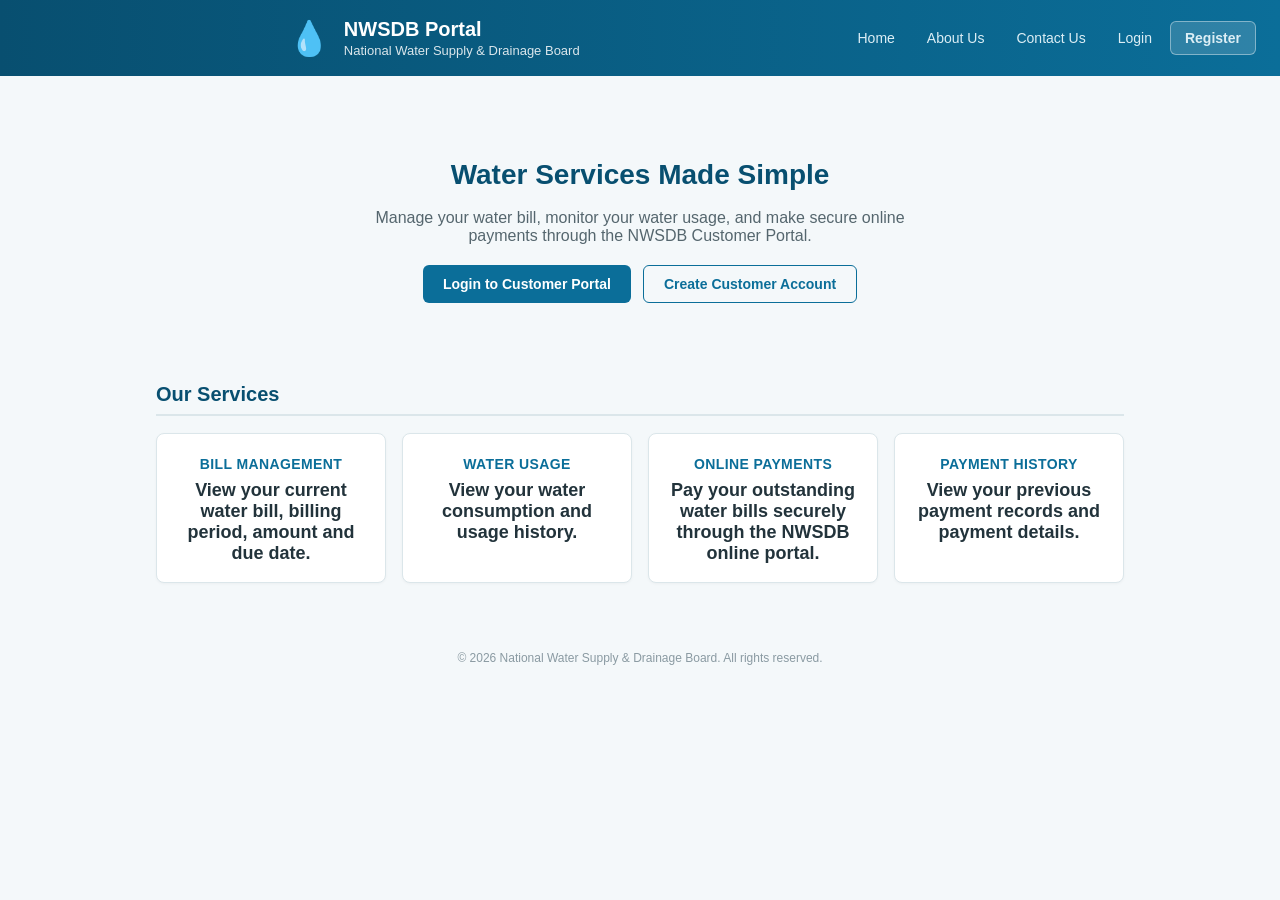
<file: NWSDB.Client/index.html>
<!DOCTYPE html>
<html lang="en">
<head>
<meta charset="UTF-8" />
<meta name="viewport" content="width=device-width, initial-scale=1.0" />
<title>NWSDB Customer Portal</title>
<link rel="stylesheet" href="style.css" />
</head>
<body>

  <header class="topbar">
    <div class="brand">
      <span class="brand-icon">&#128167;</span>
      <div>
        <h1>NWSDB Portal</h1>
        <p id="roleLabel">National Water Supply &amp; Drainage Board</p>
      </div>
    </div>
    <nav class="public-nav" id="publicNav">
      <button type="button" class="nav-link" data-nav="home">Home</button>
      <button type="button" class="nav-link" data-nav="aboutUs">About Us</button>
      <button type="button" class="nav-link" data-nav="contactUs">Contact Us</button>
      <button type="button" class="nav-link" data-nav="roleSelect">Login</button>
      <button type="button" class="nav-link nav-link-cta" id="registerNavBtn">Register</button>
    </nav>
    <button id="logoutBtn" class="btn-switch hidden">Logout</button>
  </header>

  <!-- ==================== HOME ==================== -->
  <div id="home" class="public-page">
    <div class="hero">
      <h2>Water Services Made Simple</h2>
      <p>Manage your water bill, monitor your water usage, and make secure online payments
         through the NWSDB Customer Portal.</p>
      <div class="hero-actions">
        <button type="button" class="btn-primary js-customer-login-btn">Login to Customer Portal</button>
        <button type="button" class="btn-outline" id="homeRegisterBtn">Create Customer Account</button>
      </div>
    </div>

    <!-- SERVICES -->
    <section class="home-section">
      <h2>Our Services</h2>
      <div class="cards-grid">
        <div class="info-card service-card">
          <h3>Bill Management</h3>
          <p>View your current water bill, billing period, amount and due date.</p>
        </div>
        <div class="info-card service-card">
          <h3>Water Usage</h3>
          <p>View your water consumption and usage history.</p>
        </div>
        <div class="info-card service-card">
          <h3>Online Payments</h3>
          <p>Pay your outstanding water bills securely through the NWSDB online portal.</p>
        </div>
        <div class="info-card service-card">
          <h3>Payment History</h3>
          <p>View your previous payment records and payment details.</p>
        </div>
      </div>
    </section>
  </div>

  <!-- ==================== ABOUT US ==================== -->
  <div id="aboutUs" class="public-page hidden">
    <div class="static-page">
      <h2>About NWSDB</h2>
      <p>The National Water Supply &amp; Drainage Board (NWSDB) is responsible for
         providing water supply and drainage services across Sri Lanka.</p>
      <p>The NWSDB Online Portal provides a convenient digital platform for customers
         to manage their water service information. Customers can view their profile,
         check current bills, monitor water usage, view payment history, and make
         simulated online bill payments.</p>
      <p>NWSDB Staff use the system to manage customer information, generate bills,
         record meter readings, and monitor payment records. Approved Partners can
         access authorized services through the NWSDB API to support customer
         bill-related operations.</p>
      <p>The portal is designed to provide a simple and organized way to manage
         customer, billing, water usage, and payment information while maintaining
         role-based access to the system.</p>
    </div>
  </div>

  <!-- ==================== CONTACT US ==================== -->
  <div id="contactUs" class="public-page hidden">
    <div class="static-page">
      <h2>Contact Us</h2>
      <p>Have a question about your account or this system? Reach out using the details
         below, or send us a message.</p>

      <div class="contact-columns">
        <div class="detail-card">
          <p><span class="label">Hotline:</span> 1939</p>
          <p><span class="label">Email:</span> info@waterboard.lk</p>
          <p><span class="label">Head Office:</span> Galle Road, Ratmalana, Sri Lanka</p>
          <p><span class="label">Hours:</span> Mon&ndash;Fri, 8:30 AM &ndash; 4:15 PM</p>
        </div>

        <form id="contactForm" class="stacked-form" novalidate>
          <div id="contactFormMessage" class="message hidden"></div>

          <label for="contactName">Name</label>
          <input type="text" id="contactName" required />
          <label for="contactEmail">Email</label>
          <input type="email" id="contactEmail" required />
          <label for="contactSubject">Subject</label>
          <input type="text" id="contactSubject" required />
          <label for="contactMessage">Message</label>
          <textarea id="contactMessage" rows="4" required></textarea>
          <button type="submit" class="btn-primary" id="contactSubmitBtn">Send Message</button>
        </form>
      </div>
    </div>
  </div>

  <!-- ROLE SELECT SCREEN -->
  <div id="roleSelect" class="role-select hidden">
    <h2>Select your role to continue</h2>
    <p class="section-hint">Choose how you'd like to use the NWSDB portal.</p>

    <div class="role-cards">
      <button class="role-card" data-role="customer">
        
        <h3>Customer</h3>
        <p>View your bill, water usage, and make payments</p>
      </button>
      <button class="role-card" data-role="staff">
        
        <h3>NWSDB Staff</h3>
        <p>Register connections, partners, bills and meter readings</p>
      </button>
    </div>
  </div>

  <!-- ==================== AUTH SCREENS ==================== -->

  <!-- CUSTOMER: Login / Register (Authenticate User) -->
  <div id="customerAuth" class="role-select hidden">
    <h2 id="customerAuthTitle">Customer Login</h2>
    <p class="section-hint" id="customerAuthHint">Log in with your email and password.</p>
    <div id="customerAuthMessage" class="message hidden"></div>

    <form id="customerLoginForm" class="stacked-form auth-form">
      <label for="loginCustomerEmail">Email Address</label>
      <input type="email" id="loginCustomerEmail" placeholder="e.g. customer@email.com" required />

      <label for="loginCustomerPassword">Password</label>
      <div class="password-field">
        <input type="password" id="loginCustomerPassword" required />
        <button type="button" class="password-toggle" id="loginCustomerPasswordToggle" aria-label="Show password"><svg viewBox="0 0 24 24" width="18" height="18" fill="none" stroke="currentColor" stroke-width="2" stroke-linecap="round" stroke-linejoin="round" aria-hidden="true"><path d="M1 12s4-7 11-7 11 7 11 7-4 7-11 7S1 12 1 12z"/><circle cx="12" cy="12" r="3"/><line class="eye-slash" x1="3" y1="21" x2="21" y2="3"/></svg></button>
      </div>

      <button type="submit" class="btn-primary">Login</button>
    </form>

    <p class="section-hint auth-toggle" id="toggleToRegister">
      New customer?
      <button type="button" id="showRegisterBtn" class="link-btn">Register Account</button>
    </p>

    <form id="customerRegisterForm" class="stacked-form auth-form hidden" novalidate>
      <label for="regCustomerName">Name</label>
      <input type="text" id="regCustomerName" />
      <div class="field-error" id="regNameError" role="alert"></div>

      <label for="regCustomerAddress">Address</label>
      <input type="text" id="regCustomerAddress" />
      <div class="field-error" id="regAddressError" role="alert"></div>

      <label for="regCustomerPhone">Phone</label>
      <input type="text" id="regCustomerPhone" placeholder="07XXXXXXXX" />
      <div class="field-error" id="regPhoneError" role="alert"></div>

      <label for="regCustomerEmail">Email Address</label>
      <input type="email" id="regCustomerEmail" placeholder="e.g. customer@email.com" />
      <div class="field-error" id="regEmailError" role="alert"></div>

      <label for="regCustomerPassword">Choose a Password</label>
      <div class="password-field">
        <input type="password" id="regCustomerPassword" />
        <button type="button" class="password-toggle" id="regCustomerPasswordToggle" aria-label="Show password"><svg viewBox="0 0 24 24" width="18" height="18" fill="none" stroke="currentColor" stroke-width="2" stroke-linecap="round" stroke-linejoin="round" aria-hidden="true"><path d="M1 12s4-7 11-7 11 7 11 7-4 7-11 7S1 12 1 12z"/><circle cx="12" cy="12" r="3"/><line class="eye-slash" x1="3" y1="21" x2="21" y2="3"/></svg></button>
      </div>
      <div class="field-error" id="regPasswordError" role="alert"></div>

      <label for="regCustomerConfirmPassword">Confirm Password</label>
      <div class="password-field">
        <input type="password" id="regCustomerConfirmPassword" />
        <button type="button" class="password-toggle" id="regCustomerConfirmPasswordToggle" aria-label="Show password"><svg viewBox="0 0 24 24" width="18" height="18" fill="none" stroke="currentColor" stroke-width="2" stroke-linecap="round" stroke-linejoin="round" aria-hidden="true"><path d="M1 12s4-7 11-7 11 7 11 7-4 7-11 7S1 12 1 12z"/><circle cx="12" cy="12" r="3"/><line class="eye-slash" x1="3" y1="21" x2="21" y2="3"/></svg></button>
      </div>
      <div class="field-error" id="regConfirmPasswordError" role="alert"></div>

      <label class="terms-row" for="regCustomerTerms">
        <input type="checkbox" id="regCustomerTerms" />
        I agree to the Terms and Conditions
      </label>
      <div class="field-error" id="regTermsError" role="alert"></div>

      <button type="submit" class="btn-primary">Register</button>
    </form>

    <p class="section-hint auth-toggle hidden" id="toggleToLogin">
      Already have an account?
      <button type="button" id="showLoginBtn" class="link-btn">Login</button>
    </p>
  </div>

  <!-- STAFF: Login (Authenticate Staff) -->
  <div id="staffAuth" class="role-select hidden">
    <h2>Staff Login</h2>
    <p class="section-hint">Log in with your NWSDB staff email and password.</p>
    <div id="staffAuthMessage" class="message hidden"></div>

    <form id="staffLoginForm" class="stacked-form auth-form">
      <label for="loginStaffEmail">Email</label>
      <input type="email" id="loginStaffEmail" placeholder="e.g. staff@nwsdb.lk" required />

      <label for="loginStaffPassword">Password</label>
      <div class="password-field">
        <input type="password" id="loginStaffPassword" required />
        <button type="button" class="password-toggle" id="loginStaffPasswordToggle" aria-label="Show password"><svg viewBox="0 0 24 24" width="18" height="18" fill="none" stroke="currentColor" stroke-width="2" stroke-linecap="round" stroke-linejoin="round" aria-hidden="true"><path d="M1 12s4-7 11-7 11 7 11 7-4 7-11 7S1 12 1 12z"/><circle cx="12" cy="12" r="3"/><line class="eye-slash" x1="3" y1="21" x2="21" y2="3"/></svg></button>
      </div>

      <button type="submit" class="btn-primary">Login</button>
    </form>

  </div>

  <!-- ==================== CUSTOMER PORTAL ==================== -->
  <div id="customerPortal" class="portal hidden">
    <nav class="tabs">
      <button class="tab-btn active" data-portal="customerPortal" data-tab="dashboard">Dashboard</button>
      <button class="tab-btn" data-portal="customerPortal" data-tab="customer">Profile</button>
      <button class="tab-btn" data-portal="customerPortal" data-tab="bill">My Bills</button>
      <button class="tab-btn" data-portal="customerPortal" data-tab="usage">Water Usage</button>
      <button class="tab-btn" data-portal="customerPortal" data-tab="paymentHistory">Payment History</button>
      <button class="tab-btn" data-portal="customerPortal" data-tab="payment">Bill Payment</button>
      <button class="tab-btn" data-portal="customerPortal" data-tab="support">Support</button>
    </nav>

    <main class="container">

      <div id="messageBox" class="message hidden"></div>

      <!-- DASHBOARD -->
      <section id="dashboard" class="tab-panel active">
        <h2>Dashboard</h2>

        <div class="cards-grid">
          <div class="info-card">
            <h3>Customer</h3>
            <p id="dashCustomerName">-</p>
            <p class="section-hint" id="dashCustomerId"></p>
          </div>
          <div class="info-card">
            <h3>Current Bill</h3>
            <p id="dashBillAmount">-</p>
            <p id="dashBillStatus"></p>
            <p class="section-hint" id="dashBillDueDate"></p>
            <button type="button" class="btn-outline btn-sm hidden" id="dashViewBillBtn" data-goto-tab="bill">View Bill</button>
          </div>
          <div class="info-card">
            <h3>Latest Usage</h3>
            <p id="dashUsage">-</p>
            <p class="section-hint" id="dashUsagePeriod"></p>
            <button type="button" class="btn-outline btn-sm hidden" id="dashViewUsageBtn" data-goto-tab="usage">View Usage</button>
          </div>
        </div>

        <div class="quick-actions">
          <h3>Quick Actions</h3>
          <div class="quick-actions-buttons">
            <button type="button" class="btn-outline" data-goto-tab="customer">View Profile</button>
            <button type="button" class="btn-outline" data-goto-tab="payment">Pay Bill</button>
          </div>
        </div>
      </section>

      <!-- PROFILE DETAILS -->
      <section id="customer" class="tab-panel">
        <h2>Profile Details</h2>
        <div id="profileMessage" class="message hidden"></div>
        <div class="detail-card" id="customerDetailCard">
          <p class="section-hint">Loading...</p>
        </div>
      </section>

      <!-- MY BILLS (all outstanding bills, oldest first) -->
      <section id="bill" class="tab-panel">
        <h2>My Bills</h2>
        <div id="billDetailCard">
          <p class="section-hint">Loading...</p>
        </div>
      </section>

      <!-- WATER USAGE -->
      <section id="usage" class="tab-panel">
        <h2>Water Usage History</h2>
        <table class="data-table" id="usageTable">
          <thead>
            <tr>
              <th>Bill ID</th>
              <th>Billing Period</th>
              <th>Units Consumed (m&sup3;)</th>
              <th>Reading Date</th>
              <th>Bill Status</th>
              <th>Action</th>
            </tr>
          </thead>
          <tbody id="usageTableBody">
            <tr><td colspan="6" class="section-hint">Loading...</td></tr>
          </tbody>
        </table>
      </section>

      <!-- PAYMENT HISTORY -->
      <section id="paymentHistory" class="tab-panel">
        <h2>Payment History</h2>
        <table class="data-table" id="paymentHistoryTable">
          <thead>
            <tr>
              <th>Payment ID</th>
              <th>Bill ID</th>
              <th>Amount</th>
              <th>Date</th>
              <th>Method</th>
              <th>Paid By Partner</th>
            </tr>
          </thead>
          <tbody id="paymentHistoryTableBody">
            <tr><td colspan="6" class="section-hint">Loading...</td></tr>
          </tbody>
        </table>
      </section>

      <!-- BILL PAYMENT (SIMULATED payment - demo only, no real payment gateway) -->
      <section id="payment" class="tab-panel">
        <h2>Bill Payment</h2>
        <div class="detail-card">

          <!-- Bill details + simulated card form -->
          <div id="paymentFormView">
            <div id="paymentMessage" class="message error hidden"></div>

            <p><span class="label">Select Bill:</span> <select id="payBillSelect" class="pay-bill-select"></select></p>
            <p class="section-hint pay-order-note hidden" id="payOrderNote"></p>

            <p><span class="label">Bill ID:</span> <span id="payBillId">-</span></p>
            <p><span class="label">Billing Period:</span> <span id="payBillPeriod">-</span></p>
            <p><span class="label">Amount Due:</span> <span id="payBillAmount">-</span></p>
            <p><span class="label">Due Date:</span> <span id="payBillDueDate">-</span></p>
            <p><span class="label">Status:</span> <span id="payBillStatus" class="badge">-</span></p>

            <form id="paymentForm" class="stacked-form" autocomplete="off" novalidate>
              <label>Payment Method</label>
              <div class="radio-group">
                <label class="radio-option">
                  <input type="radio" name="paymentMethod" value="Credit Card" /> Credit Card
                </label>
                <label class="radio-option">
                  <input type="radio" name="paymentMethod" value="Debit Card" /> Debit Card
                </label>
              </div>

              <label for="cardNumber">Card Number</label>
              <input type="text" id="cardNumber" placeholder="Enter card number" inputmode="numeric" maxlength="23" autocomplete="off" />

              <div class="card-row">
                <div class="card-field">
                  <label for="cardExpiry">Expiry Date</label>
                  <input type="text" id="cardExpiry" placeholder="MM / YY" inputmode="numeric" maxlength="7" autocomplete="off" />
                </div>
                <div class="card-field">
                  <label for="cardCvv">CVV</label>
                  <input type="password" id="cardCvv" placeholder="***" inputmode="numeric" maxlength="4" autocomplete="off" />
                </div>
              </div>

              <button type="submit" class="btn-primary" id="payBtn">Pay</button>
            </form>
          </div>

          <!-- Nothing to pay (no outstanding bill / bill already paid) -->
          <div id="paymentEmptyView" class="hidden">
            <p class="section-hint" id="paymentEmptyText">Loading...</p>
          </div>

          <!-- Payment Successful! -->
          <div id="paymentSuccessView" class="payment-success hidden">
            <h3>Payment Successful!</h3>
            <p><span class="label">Payment ID:</span> <span id="rcptPaymentId"></span></p>
            <p><span class="label">Bill ID:</span> <span id="rcptBillId"></span></p>
            <p><span class="label">Amount Paid:</span> <span id="rcptAmount"></span></p>
            <p><span class="label">Payment Method:</span> <span id="rcptMethod"></span></p>
            <p><span class="label">Paid By Partner:</span> <span id="rcptPaidBy"></span></p>
            <div class="bill-actions">
              <button type="button" class="btn-primary" data-goto-tab="paymentHistory">View Payment History</button>
            </div>
          </div>

        </div>
      </section>

      <!-- SUPPORT -->
      <section id="support" class="tab-panel">
        <h2>Customer Support</h2>
        <p class="section-hint">Need help? Send us a message and our staff will assist you.</p>

        <div id="supportMessage" class="message hidden"></div>

        <form id="supportForm" class="stacked-form" novalidate>
          <label for="supportSubject">Subject</label>
          <input type="text" id="supportSubject" required />

          <label for="supportMessageText">Message</label>
          <textarea id="supportMessageText" rows="4" required></textarea>

          <button type="submit" class="btn-primary">Submit Request</button>
        </form>

        <h3>My Requests</h3>
        <table class="data-table" id="supportRequestsTable">
          <thead>
            <tr>
              <th>Subject</th>
              <th>Date</th>
              <th>Status</th>
            </tr>
          </thead>
          <tbody id="supportRequestsTableBody">
            <tr><td colspan="3" class="section-hint">Loading...</td></tr>
          </tbody>
        </table>
      </section>

    </main>
  </div>

  <!-- ==================== STAFF PORTAL ==================== -->
  <div id="staffPortal" class="portal hidden">
    <nav class="tabs">
      <button class="tab-btn active" data-portal="staffPortal" data-tab="staffPartner">Register Partner</button>
      <button class="tab-btn" data-portal="staffPortal" data-tab="staffBill">Generate Bill</button>
      <button class="tab-btn" data-portal="staffPortal" data-tab="staffManageBills">Manage Bill Information</button>
      <button class="tab-btn" data-portal="staffPortal" data-tab="staffUsage">Record Meter Reading</button>
      <button class="tab-btn" data-portal="staffPortal" data-tab="staffPayments">View Payments</button>
      <button class="tab-btn" data-portal="staffPortal" data-tab="staffSupport">Support Requests</button>
      <button class="tab-btn" data-portal="staffPortal" data-tab="staffContact">Contact Messages</button>
    </nav>

    <main class="container">
      <div id="staffMessageBox" class="message hidden"></div>

      <section id="staffPartner" class="tab-panel active">
        <h2>Register New Partner</h2>

        <div id="staffPartnerFormView">
          <div class="partner-card">
            <h3 class="partner-card-title">Partner Information</h3>
            <p class="partner-card-sub">Enter the partner's details to register them with NWSDB.</p>

            <form id="staffPartnerForm" class="stacked-form" novalidate>
              <label for="newPartnerName">Partner Name</label>
              <input type="text" id="newPartnerName" placeholder="e.g. QuickPay Lanka" autocomplete="off" />
              <div class="field-error" id="partnerNameError" role="alert"></div>

              <label for="newPartnerEmail">Contact Email</label>
              <input type="email" id="newPartnerEmail" placeholder="e.g. partner@example.com" autocomplete="off" />
              <div class="field-error" id="partnerEmailError" role="alert"></div>

              <label for="newPartnerPhone">Phone Number</label>
              <input type="tel" id="newPartnerPhone" placeholder="e.g. 011-2345678" autocomplete="off" />
              <div class="field-error" id="partnerPhoneError" role="alert"></div>

              <label for="newPartnerType">Partner Type / Category</label>
              <select id="newPartnerType">
                <option value="">Select a type...</option>
                <option value="Payment Gateway">Payment Gateway</option>
                <option value="Mobile App">Mobile App</option>
                <option value="Bank">Bank</option>
                <option value="Other">Other</option>
              </select>
              <div class="field-error" id="partnerTypeError" role="alert"></div>

              <label for="newPartnerAddress">Business Address</label>
              <input type="text" id="newPartnerAddress" placeholder="e.g. 42 Galle Road, Colombo 03" autocomplete="off" />

              <label for="newPartnerRegNo">Business Registration No.</label>
              <input type="text" id="newPartnerRegNo" placeholder="e.g. PV 00123456" autocomplete="off" />

              <label for="newPartnerDescription">Description / Notes</label>
              <textarea id="newPartnerDescription" rows="3" placeholder="Brief description of the partner's business..."></textarea>

              <button type="submit" class="btn-primary">Register Partner</button>
            </form>
          </div>
        </div>

        <div id="staffPartnerSuccessView" class="detail-card hidden">
          <h3>Partner Registered Successfully</h3>
          <p><span class="label">Partner ID:</span> <span id="newPartnerIdResult"></span></p>
          <p><span class="label">API Key:</span> <code class="api-key-value" id="newPartnerApiKeyResult"></code></p>
          <p class="section-hint">This is the only time the API key is shown &mdash; copy it now and store it securely. NWSDB cannot display it again.</p>
          <div class="bill-actions">
            <button type="button" class="btn-outline" id="copyPartnerApiKeyBtn">Copy API Key</button>
            <button type="button" class="btn-primary" id="registerAnotherPartnerBtn">Register Another Partner</button>
          </div>
        </div>
      </section>

      <section id="staffBill" class="tab-panel">
        <h2>Generate Bill</h2>

        <div id="staffBillFormView">
          <form id="staffBillForm" class="stacked-form">
            <label for="billCustomerId">Customer ID</label>
            <input type="text" id="billCustomerId" placeholder="e.g. C001" required />

            <label for="billPeriod">Billing Period</label>
            <select id="billPeriod" required>
              <option value="" selected disabled>Load billing periods first...</option>
            </select>
            <p class="section-hint" id="billPeriodHint"></p>

            <button type="button" class="btn-outline" id="loadBillPeriodsBtn">Load Billing Periods</button>
            <button type="submit" class="btn-primary">Generate Bill</button>
          </form>
        </div>

        <div id="staffBillSuccessView" class="detail-card hidden">
          <h3>Bill Generated Successfully</h3>
          <p><span class="label">Bill ID:</span> <span id="genBillId"></span></p>
          <p><span class="label">Customer ID:</span> <span id="genBillCustomerId"></span></p>
          <p><span class="label">Billing Period:</span> <span id="genBillPeriod"></span></p>
          <p><span class="label">Water Usage:</span> <span id="genBillUsage"></span></p>
          <p><span class="label">Amount:</span> <span id="genBillAmount"></span></p>
          <p><span class="label">Issued Date:</span> <span id="genBillIssuedDate"></span></p>
          <p><span class="label">Due Date:</span> <span id="genBillDueDate"></span></p>
          <p><span class="label">Status:</span> <span id="genBillStatus"></span></p>
          <div class="bill-actions">
            <button type="button" class="btn-primary" id="generateAnotherBillBtn">Generate Another Bill</button>
          </div>
        </div>
      </section>

      <section id="staffManageBills" class="tab-panel">
        <h2>Manage Bill Information</h2>
        <p class="section-hint">View a consolidated list of all bills across every customer.</p>

        <button id="staffLoadBillsBtn" class="btn-primary">Load All Bills</button>
        <table class="data-table" id="staffBillsTable">
          <thead>
            <tr>
              <th>Bill ID</th>
              <th>Customer ID</th>
              <th>Billing Period</th>
              <th>Issued Date</th>
              <th>Due Date</th>
              <th>Amount</th>
              <th>Status</th>
            </tr>
          </thead>
          <tbody id="staffBillsTableBody">
            <tr><td colspan="7" class="section-hint">Click "Load All Bills" to view.</td></tr>
          </tbody>
        </table>
      </section>

      <section id="staffUsage" class="tab-panel">
        <h2>Record Meter Reading</h2>

        <div id="staffUsageFormView">
          <form id="staffUsageForm" class="stacked-form" novalidate>
            <label for="usageCustomerId">Customer ID</label>
            <input type="text" id="usageCustomerId" placeholder="e.g. C001" />
            <div class="field-error" id="usageCustomerIdError" role="alert"></div>

            <label for="usagePeriod">Billing Period</label>
            <input type="month" id="usagePeriod" />
            <div class="field-error" id="usagePeriodError" role="alert"></div>

            <label for="usageUnits">Units Consumed (m&sup3;)</label>
            <input type="number" id="usageUnits" step="0.1" min="0" />
            <div class="field-error" id="usageUnitsError" role="alert"></div>

            <label for="usageDate">Reading Date</label>
            <input type="date" id="usageDate" />
            <div class="field-error" id="usageDateError" role="alert"></div>

            <button type="submit" class="btn-primary">Record Reading</button>
          </form>
        </div>

        <div id="staffUsageSuccessView" class="detail-card hidden">
          <h3>Meter Reading Recorded Successfully</h3>
          <p><span class="label">Customer ID:</span> <span id="recUsageCustomerId"></span></p>
          <p><span class="label">Billing Period:</span> <span id="recUsagePeriod"></span></p>
          <p><span class="label">Units Consumed:</span> <span id="recUsageUnits"></span></p>
          <p><span class="label">Reading Date:</span> <span id="recUsageDate"></span></p>
          <div class="bill-actions">
            <button type="button" class="btn-primary" id="recordAnotherUsageBtn">Record Another Reading</button>
          </div>
        </div>
      </section>
      <section id="staffPayments" class="tab-panel">
        <h2>View Payment Details</h2>
        <p class="section-hint">Leave Customer ID blank to view payments for every customer, or enter one to view a single customer's payment history.</p>

        <div class="filter-bar">
          <input type="text" id="staffPaymentsCustomerId" placeholder="e.g. C001 (optional)" autocomplete="off" />
          <button id="staffLoadPaymentsBtn" class="btn-primary">Load Payments</button>
          <button type="button" id="staffClearPaymentsFilterBtn" class="btn-outline hidden">Show All</button>
        </div>
        <table class="data-table" id="staffPaymentsTable">
          <thead>
            <tr>
              <th>Payment ID</th>
              <th>Customer ID</th>
              <th>Bill ID</th>
              <th>Amount</th>
              <th>Payment Method</th>
              <th>Payment Date</th>
              <th>Paid By Partner</th>
              <th>Status</th>
            </tr>
          </thead>
          <tbody id="staffPaymentsTableBody">
            <tr><td colspan="8" class="section-hint">Click "Load Payments" to view.</td></tr>
          </tbody>
        </table>
      </section>

      <section id="staffSupport" class="tab-panel">
        <h2>Support Requests</h2>

        <div id="staffSupportListView">
          <button id="staffLoadSupportBtn" class="btn-primary">Load Requests</button>
          <table class="data-table" id="staffSupportTable">
            <thead>
              <tr>
                <th>Customer ID</th>
                <th>Subject</th>
                <th>Date</th>
                <th>Status</th>
                <th></th>
              </tr>
            </thead>
            <tbody id="staffSupportTableBody">
              <tr><td colspan="5" class="section-hint">Click "Load Requests" to view.</td></tr>
            </tbody>
          </table>
        </div>

        <div id="staffSupportDetailView" class="detail-card hidden">
          <p><span class="label">Customer ID:</span> <span id="staffSupportCustomerId"></span></p>
          <p><span class="label">Subject:</span> <span id="staffSupportSubject"></span></p>
          <p><span class="label">Date:</span> <span id="staffSupportDate"></span></p>
          <p><span class="label">Message:</span></p>
          <p id="staffSupportMessageText"></p>

          <form id="staffSupportUpdateForm" class="stacked-form" novalidate>
            <label for="staffSupportStatus">Status</label>
            <select id="staffSupportStatus">
              <option value="New">New</option>
              <option value="In Progress">In Progress</option>
              <option value="Resolved">Resolved</option>
            </select>

            <label for="staffSupportResponse">Staff Response</label>
            <textarea id="staffSupportResponse" rows="4" placeholder="Write a response for the customer..."></textarea>

            <button type="submit" class="btn-primary">Save</button>
          </form>

          <div class="bill-actions">
            <button type="button" class="btn-outline" id="staffSupportBackBtn">Back to List</button>
          </div>
        </div>
      </section>

      <section id="staffContact" class="tab-panel">
        <h2>Contact Messages</h2>

        <div id="staffContactListView">
          <button id="staffLoadContactBtn" class="btn-primary">Load Messages</button>
          <table class="data-table" id="staffContactTable">
            <thead>
              <tr>
                <th>Name</th>
                <th>Email</th>
                <th>Subject</th>
                <th>Date/Time</th>
                <th>Status</th>
                <th></th>
              </tr>
            </thead>
            <tbody id="staffContactTableBody">
              <tr><td colspan="6" class="section-hint">Click "Load Messages" to view.</td></tr>
            </tbody>
          </table>
        </div>

        <div id="staffContactDetailView" class="detail-card hidden">
          <p><span class="label">Name:</span> <span id="staffContactName"></span></p>
          <p><span class="label">Email:</span> <span id="staffContactEmail"></span></p>
          <p><span class="label">Subject:</span> <span id="staffContactSubject"></span></p>
          <p><span class="label">Date/Time:</span> <span id="staffContactDate"></span></p>
          <p><span class="label">Message:</span></p>
          <p id="staffContactMessageText"></p>

          <form id="staffContactUpdateForm" class="stacked-form" novalidate>
            <label for="staffContactStatus">Status</label>
            <select id="staffContactStatus">
              <option value="New">New</option>
              <option value="InProgress">In Progress</option>
              <option value="Resolved">Resolved</option>
            </select>

            <label for="staffContactResponse">Staff Response</label>
            <textarea id="staffContactResponse" rows="4" placeholder="Write a response for the customer..."></textarea>

            <button type="submit" class="btn-primary">Save</button>
          </form>

          <div class="bill-actions">
            <button type="button" class="btn-outline" id="staffContactBackBtn">Back to List</button>
          </div>
        </div>
      </section>

    </main>
  </div>

  <footer class="footer">
    <p>&copy; 2026 National Water Supply &amp; Drainage Board. All rights reserved.</p>
  </footer>

  <script src="script.js"></script>
</body>
</html>
</file>
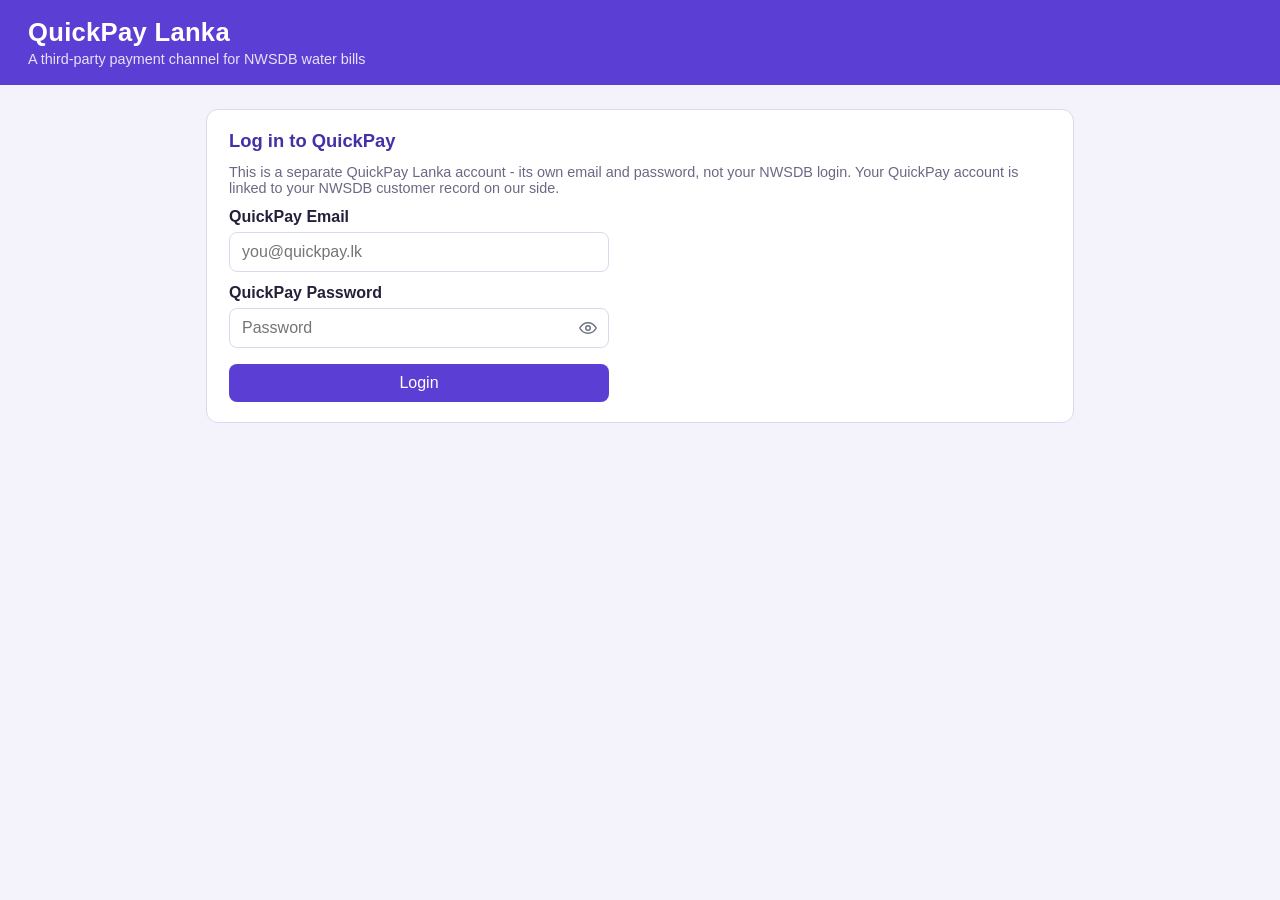
<file: QuickPay.PartnerApp/wwwroot/index.html>
<!DOCTYPE html>
<html lang="en">
<head>
  <meta charset="UTF-8" />
  <meta name="viewport" content="width=device-width, initial-scale=1.0" />
  <title>QuickPay Lanka - Bill Payments</title>
  <link rel="stylesheet" href="style.css" />
</head>
<body>
  <header class="topbar">
    <div>
      <h1>QuickPay Lanka</h1>
      <p>A third-party payment channel for NWSDB water bills</p>
    </div>
    <div class="topbar-right">
      <span id="sessionPill" class="pill pill-wait hidden"></span>
      <button type="button" class="btn btn-ghost hidden" id="logoutBtn">Log out</button>
    </div>
  </header>

  <main class="wrap">
    <div id="messageBox" class="message hidden"></div>

    <!-- LOGIN -->
    <section class="card" id="loginSection">
      <h2>Log in to QuickPay</h2>
      <p class="hint">This is a separate QuickPay Lanka account - its own email and password, not your NWSDB login. Your QuickPay account is linked to your NWSDB customer record on our side.</p>
      <form id="loginForm" autocomplete="off">
        <label for="loginEmail">QuickPay Email</label>
        <input type="email" id="loginEmail" class="field" placeholder="you@quickpay.lk" required autocomplete="username" />

        <label for="loginPassword">QuickPay Password</label>
        <div class="password-field">
          <input type="password" id="loginPassword" class="field" placeholder="Password" required autocomplete="current-password" />
          <button type="button" class="password-toggle" id="loginPasswordToggle" aria-label="Show password"><svg viewBox="0 0 24 24" width="18" height="18" fill="none" stroke="currentColor" stroke-width="2" stroke-linecap="round" stroke-linejoin="round" aria-hidden="true"><path d="M1 12s4-7 11-7 11 7 11 7-4 7-11 7S1 12 1 12z"/><circle cx="12" cy="12" r="3"/><line class="eye-slash" x1="3" y1="21" x2="21" y2="3"/></svg></button>
        </div>

        <div id="loginErrors" class="message error hidden"></div>
        <button type="submit" class="btn" id="loginBtn">Login</button>
      </form>
    </section>

    <!-- DASHBOARD (shown once logged in) -->
    <div id="dashboard" class="hidden">

      <!-- My Current Bill -->
      <section class="card">
        <h2>My Current Bill</h2>
        <div class="two-col">
          <div>
            <h3>Customer</h3>
            <p><span class="label">Name</span> <span id="cName"></span></p>
            <p><span class="label">Customer ID</span> <span id="cId"></span></p>
            <p><span class="label">Latest usage</span> <span id="cUsage"></span></p>
          </div>
          <div>
            <h3>Bill</h3>
            <div id="billBox"></div>
          </div>
        </div>
      </section>

      <!-- All unpaid bills, oldest first -->
      <section class="card">
        <h2>Bills to Pay</h2>
        <p class="hint">Bills must be paid in order, oldest first. Pay the first bill, then the next one becomes payable.</p>
        <div class="table-wrap">
          <table>
            <thead><tr><th>Order</th><th>Bill</th><th>Billing period</th><th>Amount</th><th>Due date</th><th>Status</th><th></th></tr></thead>
            <tbody id="unpaidBody"><tr><td colspan="7" class="hint">No outstanding bills.</td></tr></tbody>
          </table>
        </div>
      </section>

      <!-- Pay Bill (SIMULATED - demo only, no real payment gateway) -->
      <section class="card hidden" id="paySection">
        <h2>Pay Bill</h2>
        <p class="amount">Amount to pay: <strong id="payAmount"></strong></p>
        <form id="payForm" autocomplete="off" novalidate>
          <label>Payment method</label>
          <div class="radio-row">
            <label class="radio"><input type="radio" name="paymentMethod" value="Credit Card" /> Credit Card</label>
            <label class="radio"><input type="radio" name="paymentMethod" value="Debit Card" /> Debit Card</label>
          </div>

          <label for="cardNumber">Card number</label>
          <input type="text" id="cardNumber" class="field" placeholder="Enter card number" inputmode="numeric" maxlength="23" autocomplete="off" />

          <div class="pay-row">
            <div>
              <label for="cardExpiry">Expiry date</label>
              <input type="text" id="cardExpiry" class="field" placeholder="MM / YY" inputmode="numeric" maxlength="7" autocomplete="off" />
            </div>
            <div>
              <label for="cardCvv">CVV</label>
              <input type="password" id="cardCvv" class="field" placeholder="***" inputmode="numeric" maxlength="4" autocomplete="off" />
            </div>
          </div>

          <div id="cardErrors" class="message error hidden"></div>
          <button type="submit" class="btn btn-green" id="payBtn">Pay now</button>
        </form>
      </section>

      <!-- Payment Success -->
      <section class="card receipt hidden" id="receiptSection">
        <h2>&#10003; Payment Successful</h2>
        <p>NWSDB has confirmed this payment and marked the bill as <strong>Paid</strong>.</p>
        <p><span class="label">Payment ID</span> <span id="rNo"></span></p>
        <p><span class="label">Bill Number</span> <span id="rBill"></span></p>
        <p><span class="label">Amount Paid</span> <span id="rAmount"></span></p>
        <p><span class="label">Payment Date</span> <span id="rDate"></span></p>
        <p><span class="label">Payment Status</span> <span id="rStatus" class="badge paid"></span></p>
        <button type="button" class="btn no-print" id="printReceiptBtn">Print Receipt</button>
      </section>

      <!-- Payment History -->
      <section class="card">
        <h2>Payment History</h2>
        <div class="table-wrap">
          <table>
            <thead><tr><th>Payment ID</th><th>Bill</th><th>Amount</th><th>Method</th><th>Date</th><th>Status</th></tr></thead>
            <tbody id="paymentHistoryBody"><tr><td colspan="6" class="hint">No payments yet.</td></tr></tbody>
          </table>
        </div>
      </section>
    </div>
  </main>

  <script src="app.js"></script>
</body>
</html>
</file>
<file: NWSDB.Client/style.css>
:root {
  --primary: #0b6e99;
  --primary-dark: #084f70;
  --accent: #17a2b8;
  --bg: #f4f8fa;
  --card-bg: #ffffff;
  --border: #dbe6ea;
  --text: #22333b;
  --success: #1e7e34;
  --error: #b02a37;
}

* {
  box-sizing: border-box;
}

body {
  margin: 0;
  font-family: "Segoe UI", Arial, sans-serif;
  background: var(--bg);
  color: var(--text);
}

.topbar {
  background: linear-gradient(90deg, var(--primary-dark), var(--primary));
  color: #fff;
  padding: 18px 24px;
}

.brand {
  display: flex;
  align-items: center;
  gap: 14px;
  max-width: 1000px;
  margin: 0 auto;
}

.brand-icon {
  font-size: 34px;
}

.brand h1 {
  margin: 0;
  font-size: 20px;
}

.brand p {
  margin: 2px 0 0;
  font-size: 13px;
  opacity: 0.85;
}

.tabs {
  display: flex;
  flex-wrap: wrap;
  gap: 4px;
  background: var(--primary-dark);
  padding: 0 16px;
}

.tab-btn {
  background: transparent;
  border: none;
  color: #dceef5;
  padding: 12px 16px;
  cursor: pointer;
  font-size: 14px;
  border-bottom: 3px solid transparent;
}

.tab-btn:hover {
  background: rgba(255, 255, 255, 0.08);
}

.tab-btn.active {
  color: #fff;
  border-bottom: 3px solid var(--accent);
  font-weight: 600;
}

.container {
  max-width: 1000px;
  margin: 24px auto;
  padding: 0 16px 40px;
}

.tab-panel {
  display: none;
}

.tab-panel.active {
  display: block;
  animation: fadeIn 0.2s ease-in;
}

@keyframes fadeIn {
  from { opacity: 0; }
  to { opacity: 1; }
}

h2 {
  color: var(--primary-dark);
  border-bottom: 2px solid var(--border);
  padding-bottom: 8px;
}

.section-hint {
  color: #6b7c85;
  font-size: 14px;
}

.lookup-row {
  display: flex;
  gap: 10px;
  margin-bottom: 20px;
}

.lookup-row input {
  flex: 1;
  padding: 10px 12px;
  border: 1px solid var(--border);
  border-radius: 6px;
  font-size: 14px;
}

.btn-primary {
  background: var(--primary);
  color: #fff;
  border: none;
  padding: 10px 20px;
  border-radius: 6px;
  cursor: pointer;
  font-size: 14px;
  font-weight: 600;
  transition: background 0.15s ease-in-out;
}

.btn-primary:hover {
  background: var(--primary-dark);
}

.cards-grid {
  display: grid;
  grid-template-columns: repeat(auto-fit, minmax(220px, 1fr));
  gap: 16px;
}

.info-card, .detail-card {
  background: var(--card-bg);
  border: 1px solid var(--border);
  border-radius: 8px;
  padding: 18px;
  box-shadow: 0 1px 3px rgba(0, 0, 0, 0.04);
}

.info-card h3 {
  margin: 0 0 8px;
  font-size: 14px;
  color: var(--primary);
  text-transform: uppercase;
  letter-spacing: 0.4px;
}

.info-card p {
  margin: 0;
  font-size: 18px;
  font-weight: 600;
}

.info-card .section-hint {
  font-size: 13px;
  font-weight: 400;
  margin-top: 4px;
}

.info-card .btn-sm {
  margin-top: 10px;
}

.btn-sm {
  padding: 6px 14px;
  font-size: 13px;
}

.quick-actions {
  margin-top: 24px;
}

.quick-actions h3 {
  margin: 0 0 10px;
  font-size: 15px;
  color: var(--primary-dark);
}

.quick-actions-buttons {
  display: flex;
  flex-wrap: wrap;
  gap: 12px;
}

.detail-card p {
  margin: 6px 0;
  font-size: 15px;
}

.detail-card .label {
  color: #6b7c85;
  display: inline-block;
  min-width: 140px;
}

.api-key-value {
  display: inline-block;
  font-family: "Courier New", Courier, monospace;
  font-size: 14px;
  background: #eef3f5;
  border: 1px solid var(--border);
  border-radius: 4px;
  padding: 2px 8px;
  word-break: break-all;
}

.bill-actions {
  text-align: center;
  margin-top: 16px;
}

.filter-bar {
  display: flex;
  flex-wrap: wrap;
  align-items: center;
  gap: 8px;
  margin-bottom: 16px;
}

.filter-bar input[type="text"] {
  padding: 9px 10px;
  border: 1px solid var(--border);
  border-radius: 6px;
  font-size: 14px;
  font-family: inherit;
  max-width: 220px;
}

.data-table {
  width: 100%;
  border-collapse: collapse;
  background: var(--card-bg);
  border-radius: 8px;
  overflow: hidden;
  box-shadow: 0 1px 3px rgba(0, 0, 0, 0.04);
}

.data-table th, .data-table td {
  padding: 10px 14px;
  text-align: left;
  border-bottom: 1px solid var(--border);
  font-size: 14px;
}

.data-table th {
  background: var(--primary);
  color: #fff;
}

#paymentForm {
  display: flex;
  flex-direction: column;
  gap: 6px;
  max-width: 380px;
  margin-top: 16px;
}

#paymentForm label {
  font-size: 13px;
  color: #6b7c85;
  margin-top: 8px;
}

#paymentForm input, #paymentForm select {
  padding: 9px 10px;
  border: 1px solid var(--border);
  border-radius: 6px;
  font-size: 14px;
}

#paymentForm button {
  margin-top: 16px;
}

.message {
  padding: 12px 16px;
  border-radius: 6px;
  margin-bottom: 16px;
  font-size: 14px;
}

.message.success {
  background: #e6f4ea;
  color: var(--success);
  border: 1px solid #b9dfc4;
}

.message.error {
  background: #fbe9eb;
  color: var(--error);
  border: 1px solid #f0b7bd;
}

.hidden {
  display: none !important;
}

.badge {
  display: inline-block;
  padding: 3px 10px;
  border-radius: 12px;
  font-size: 12px;
  font-weight: 600;
}

.badge.unpaid { background: #fff3cd; color: #7a5b00; }
.badge.overdue { background: #fbe9eb; color: var(--error); }
.badge.paid { background: #e6f4ea; color: var(--success); }

.badge.new { background: #fff3cd; color: #7a5b00; }
.badge.inprogress { background: #d9ecf5; color: var(--primary-dark); }
.badge.resolved { background: #e6f4ea; color: var(--success); }

.footer {
  text-align: center;
  padding: 16px;
  font-size: 12px;
  color: #8a9aa2;
}

/* ---------- Role select screen ---------- */

.topbar {
  display: flex;
  justify-content: space-between;
  align-items: center;
}

.btn-switch {
  background: rgba(255, 255, 255, 0.15);
  color: #fff;
  border: 1px solid rgba(255, 255, 255, 0.4);
  padding: 8px 16px;
  border-radius: 6px;
  cursor: pointer;
  font-size: 13px;
}

.btn-switch:hover {
  background: rgba(255, 255, 255, 0.28);
}

.role-select {
  max-width: 900px;
  margin: 40px auto;
  padding: 0 16px;
  text-align: center;
}

.role-select h2 {
  border: none;
  color: var(--primary-dark);
}

.role-cards {
  display: grid;
  grid-template-columns: repeat(auto-fit, minmax(220px, 1fr));
  gap: 18px;
  margin-top: 24px;
}

.role-card {
  background: var(--card-bg);
  border: 1px solid var(--border);
  border-radius: 10px;
  padding: 28px 18px;
  cursor: pointer;
  text-align: center;
  transition: transform 0.12s ease, box-shadow 0.12s ease, border-color 0.12s ease;
}

.role-card:hover {
  transform: translateY(-3px);
  box-shadow: 0 6px 16px rgba(11, 110, 153, 0.15);
  border-color: var(--primary);
}

.role-icon {
  font-size: 36px;
  display: block;
  margin-bottom: 10px;
}

.role-card h3 {
  margin: 6px 0;
  color: var(--primary-dark);
}

.role-card p {
  margin: 0;
  font-size: 13px;
  color: #6b7c85;
}

/* ---------- Staff / Partner stacked forms ---------- */

.stacked-form {
  display: flex;
  flex-direction: column;
  gap: 6px;
  max-width: 360px;
  margin-top: 16px;
}

.stacked-form label {
  font-size: 13px;
  color: #6b7c85;
  margin-top: 8px;
}

.stacked-form input, .stacked-form select, .stacked-form textarea {
  padding: 9px 10px;
  border: 1px solid var(--border);
  border-radius: 6px;
  font-size: 14px;
  font-family: inherit;
  resize: vertical;
}

.stacked-form button {
  margin-top: 16px;
}

.gateway-note {
  margin-top: 6px;
  font-style: italic;
}

/* ---------- Bill Payment (simulated payment form) ---------- */

#paymentForm .radio-group {
  display: flex;
  flex-direction: column;
  gap: 6px;
}

#paymentForm .radio-option {
  display: flex;
  align-items: center;
  gap: 8px;
  margin-top: 0;
  font-size: 14px;
  color: var(--text);
  cursor: pointer;
}

#paymentForm .radio-option input {
  padding: 0;
  margin: 0;
  border: none;
}

.card-row {
  display: flex;
  gap: 16px;
}

.card-field {
  flex: 1;
  display: flex;
  flex-direction: column;
  gap: 6px;
  min-width: 0;
}

#paymentForm .gateway-note {
  text-align: center;
}

.payment-success {
  text-align: center;
}

.payment-success h3 {
  margin: 4px 0 16px;
  font-size: 20px;
  color: var(--success);
}

.payment-success .label {
  text-align: right;
  margin-right: 6px;
}

#paymentMessage {
  margin-bottom: 12px;
}

/* ---------- Auth screens (Login / Register / Authenticate) ---------- */
.auth-form {
  max-width: 380px;
  margin: 0 auto 1rem;
}

.auth-form h3 {
  margin-top: 1.5rem;
}

.auth-toggle {
  text-align: center;
}

.password-field {
  position: relative;
  display: flex;
}

.password-field input {
  flex: 1;
  padding-right: 36px;
}

.password-toggle {
  position: absolute;
  top: 50%;
  right: 6px;
  transform: translateY(-50%);
  background: none;
  border: none;
  cursor: pointer;
  font-size: 15px;
  line-height: 1;
  padding: 4px;
  color: #6b7c85;
}

/* ---------- Customer Register form only ---------- */

/* The shared ".stacked-form button" rule adds a top margin that pushed the eye icons down;
   these overrides fix the show/hide-password icon in every password field (Login + Register). */
.password-field .password-toggle {
  margin-top: 0;
  right: 4px;
  width: 32px;
  height: 32px;
  padding: 0;
  display: flex;
  align-items: center;
  justify-content: center;
  color: #6b7c85;
}

.password-field .password-toggle:hover,
.password-field .password-toggle:focus-visible {
  color: var(--primary);
}

.password-field .password-toggle svg {
  display: block;
}

/* Hide every browser's own built-in reveal (eye) button so only our custom eye icon shows.
   Edge/IE use -ms-reveal, Firefox uses -moz-reveal, Chrome/Safari show a credentials
   auto-fill button (key/eye icon) — without this, some browsers show TWO eye icons. */
.password-field input::-ms-reveal,
.password-field input::-ms-clear {
  display: none;
}

.password-field input::-moz-reveal {
  display: none;
}

.password-field input::-webkit-credentials-auto-fill-button,
.password-field input::-webkit-strong-password-auto-fill-button {
  display: none !important;
  visibility: hidden;
  pointer-events: none;
  position: absolute;
  right: 0;
}

/* Eye icon by default; a slash is drawn across it while the password is visible. */
.password-field .eye-slash {
  display: none;
}

.password-field .password-toggle[aria-label="Hide password"] .eye-slash {
  display: inline;
}

#customerRegisterForm .terms-row {
  display: flex;
  align-items: center;
  justify-content: center;
  gap: 8px;
  margin-top: 12px;
  font-size: 14px;
  color: var(--text);
  cursor: pointer;
}

#customerRegisterForm .terms-row input {
  width: 16px;
  height: 16px;
  margin: 0;
  padding: 0;
}

.field-error {
  color: var(--error);
  font-size: 13px;
}

.field-error:empty {
  display: none;
}

#customerRegisterForm input.input-invalid,
#staffPartnerForm input.input-invalid,
#staffUsageForm input.input-invalid,
#profileEditForm input.input-invalid {
  border-color: var(--error);
}

/* ---------- Profile Details: Edit Profile ---------- */

#profileEditForm input[readonly] {
  background: #eef3f5;
  color: #6b7c85;
  cursor: not-allowed;
}

.profile-actions {
  display: flex;
  gap: 12px;
  margin-top: 16px;
}

.profile-actions .btn-primary,
.profile-actions .btn-outline {
  margin-top: 0;
}

.link-btn {
  background: none;
  border: none;
  color: #0b6ea8;
  text-decoration: underline;
  cursor: pointer;
  font: inherit;
  padding: 0;
}

.auth-back {
  display: block;
  margin: 1.5rem auto 0;
  /* .btn-switch is white-on-transparent (made for the dark header); on these light
     pages it was invisible, so use the same colours as the .btn-outline buttons. */
  color: var(--primary);
  border-color: var(--primary);
}

.auth-back:hover {
  background: rgba(11, 110, 153, 0.08);
}

/* ---------- Public nav + Home/About/Contact pages ---------- */

.public-nav {
  display: flex;
  gap: 4px;
  flex-wrap: wrap;
}

.nav-link {
  background: transparent;
  border: none;
  color: #dceef5;
  padding: 8px 14px;
  border-radius: 6px;
  cursor: pointer;
  font-size: 14px;
}

.nav-link:hover {
  background: rgba(255, 255, 255, 0.12);
}

.nav-link-cta {
  background: rgba(255, 255, 255, 0.15);
  border: 1px solid rgba(255, 255, 255, 0.4);
  font-weight: 600;
}

.public-page {
  max-width: 1000px;
  margin: 0 auto;
  padding: 30px 16px 40px;
}

.hero {
  text-align: center;
  padding: 30px 16px 10px;
}

.hero h2 {
  border: none;
  color: var(--primary-dark);
  font-size: 28px;
  margin-bottom: 10px;
}

.hero p {
  max-width: 600px;
  margin: 0 auto 20px;
  color: #55666e;
}

.hero-actions {
  display: flex;
  gap: 12px;
  justify-content: center;
  flex-wrap: wrap;
  margin-bottom: 30px;
}

.btn-outline {
  background: transparent;
  color: var(--primary);
  border: 1px solid var(--primary);
  padding: 10px 20px;
  border-radius: 6px;
  cursor: pointer;
  font-size: 14px;
  font-weight: 600;
}

.btn-outline:hover {
  background: rgba(11, 110, 153, 0.08);
}

.static-page p {
  line-height: 1.6;
  color: #3d4a50;
}

/* ---------- Home page: Services section ---------- */

.home-section {
  margin-top: 40px;
}

.home-section h2 {
  font-size: 20px;
}

.service-card {
  text-align: center;
}

.service-card h3 {
  margin-top: 4px;
}

.contact-columns {
  display: grid;
  grid-template-columns: repeat(auto-fit, minmax(260px, 1fr));
  gap: 20px;
  margin-top: 16px;
}

.contact-columns textarea {
  padding: 9px 10px;
  border: 1px solid var(--border);
  border-radius: 6px;
  font-size: 14px;
  font-family: inherit;
  resize: vertical;
}

/* ---------- Staff two-column forms (e.g. Generate vs Edit Bill) ---------- */

.form-columns {
  display: grid;
  grid-template-columns: repeat(auto-fit, minmax(280px, 1fr));
  gap: 24px;
  margin-top: 10px;
}

.form-columns h3 {
  margin-top: 0;
  font-size: 15px;
  color: var(--primary-dark);
}

/* ---------- My Bills page ---------- */
.bills-summary {
  margin-bottom: 16px;
  border-left: 4px solid var(--primary);
}

.bills-summary .summary-total {
  margin: 4px 0 0;
  font-size: 22px;
  font-weight: 700;
  color: var(--primary-dark);
}

.bills-summary p {
  margin: 4px 0;
}

.bill-item {
  margin-bottom: 14px;
}

.bill-item .bill-actions {
  text-align: left;
}

.bill-item .bill-wait-note {
  margin-top: 8px;
  font-size: 13px;
}

button:disabled.btn-primary {
  opacity: 0.55;
  cursor: not-allowed;
}

.pay-bill-select {
  padding: 6px 10px;
  border: 1px solid var(--border);
  border-radius: 6px;
  font-size: 14px;
  max-width: 100%;
}

.pay-order-note {
  color: var(--error);
  margin: 4px 0 10px;
}

/* ---------- Staff: Register New Partner page (look only; no behaviour) ---------- */

#staffPartner .partner-card,
#staffPartnerSuccessView {
  max-width: 520px;
  margin: 24px auto 0;
}

#staffPartner .partner-card {
  padding: 28px;
  background: var(--card-bg);
  border: 1px solid var(--border);
  border-radius: 12px;
  box-shadow: 0 4px 16px rgba(8, 79, 112, 0.08);
}

.partner-card-title {
  margin: 0 0 4px;
  font-size: 18px;
  color: var(--primary-dark);
}

.partner-card-sub {
  margin: 0;
  font-size: 13px;
  color: #6b7c85;
}

#staffPartnerForm {
  max-width: none;
  margin-top: 8px;
  gap: 4px;
}

#staffPartnerForm label {
  margin-top: 14px;
  font-size: 14px;
  font-weight: 600;
  color: var(--text);
}

#staffPartnerForm input {
  width: 100%;
  padding: 12px 14px;
  font-size: 15px;
  border-radius: 8px;
  background: #fff;
  transition: border-color 0.15s ease-in-out, box-shadow 0.15s ease-in-out;
}

#staffPartnerForm input:focus:not(.input-invalid) {
  outline: none;
  border-color: var(--primary);
  box-shadow: 0 0 0 3px rgba(23, 162, 184, 0.2);
}

#staffPartnerForm .btn-primary {
  width: 100%;
  margin-top: 22px;
  padding: 12px 20px;
  font-size: 15px;
  border-radius: 8px;
}

.partner-card-note {
  margin: 16px 0 0;
  font-size: 12.5px;
  text-align: center;
  color: #6b7c85;
}

@media (max-width: 480px) {
  #staffPartner .partner-card {
    margin-top: 16px;
    padding: 20px 16px;
  }

  #staffPartnerForm input {
    font-size: 16px; /* avoids the automatic zoom on phones */
  }
}
</file>
<file: QuickPay.PartnerApp/wwwroot/style.css>
:root { --brand:#5b3fd4; --brand-dark:#4630a8; --green:#1b8a5a; --bg:#f4f2fb; --text:#22203a; --muted:#6b6885; --border:#dcd8ee; }
* { box-sizing: border-box; }
body { margin:0; font-family: "Segoe UI", Arial, sans-serif; background:var(--bg); color:var(--text); }
.hidden { display:none !important; }

.topbar { background:var(--brand); color:#fff; padding:18px 28px; display:flex; justify-content:space-between; align-items:center; flex-wrap:wrap; gap:12px; }
.topbar h1 { margin:0; font-size:1.6rem; letter-spacing:.3px; }
.topbar p { margin:4px 0 0; opacity:.85; font-size:.9rem; }
.topbar-right { display:flex; align-items:center; gap:12px; flex-wrap:wrap; }

.pill { padding:6px 14px; border-radius:999px; font-size:.85rem; font-weight:600; max-width:520px; }
.pill-wait { background:#e9e5fb; color:var(--brand-dark); }
.pill-ok   { background:#d9f5e8; color:#0d6b43; }
.pill-bad  { background:#fde2e2; color:#a12727; }

.btn-ghost { background:transparent; border:1px solid rgba(255,255,255,.6); color:#fff; }
.btn-ghost:hover { background:rgba(255,255,255,.15); }

#loginForm { max-width:380px; }
#loginForm label { display:block; margin-top:12px; }
#loginForm .btn { margin-top:16px; width:100%; }

.wrap { max-width:900px; margin:24px auto; padding:0 16px; }
.card { background:#fff; border:1px solid var(--border); border-radius:12px; padding:20px 22px; margin-bottom:18px; }
.card h2 { margin:0 0 12px; font-size:1.15rem; color:var(--brand-dark); }
.card h3 { margin:0 0 8px; font-size:1rem; }
.hint { color:var(--muted); font-size:.9rem; }

.row { display:flex; gap:10px; flex-wrap:wrap; }
input[type=text] { flex:1; min-width:200px; padding:10px 12px; border:1px solid var(--border); border-radius:8px; font-size:1rem; }
.btn { background:var(--brand); color:#fff; border:0; padding:10px 20px; border-radius:8px; font-size:1rem; cursor:pointer; }
.btn:hover { background:var(--brand-dark); }
.btn:disabled { opacity:.6; cursor:wait; }
.btn-green { background:var(--green); margin-top:14px; }
.btn-green:hover { background:#146a45; }

.two-col { display:grid; grid-template-columns:1fr 1fr; gap:24px; margin-top:18px; }
@media (max-width:640px) { .two-col { grid-template-columns:1fr; } }
.label { display:inline-block; min-width:130px; color:var(--muted); }
p { margin:6px 0; }

.badge { padding:2px 10px; border-radius:999px; font-size:.8rem; font-weight:600; }
.badge.paid { background:#d9f5e8; color:#0d6b43; }
.badge.unpaid { background:#fff1cc; color:#8a6100; }
.badge.overdue { background:#fde2e2; color:#a12727; }

.amount { font-size:1.15rem; }
.field { display:block; width:100%; margin-top:6px; padding:10px 12px; border:1px solid var(--border); border-radius:8px; font-size:1rem; }

/* Show/hide password eye toggle (matches NWSDB.Client's login pages) */
.password-field { position: relative; }
.password-field input { padding-right: 40px; }
.password-toggle {
  position: absolute;
  top: 50%;
  right: 8px;
  transform: translateY(-50%);
  background: none;
  border: none;
  padding: 4px;
  cursor: pointer;
  color: #6b7280;
  display: flex;
  align-items: center;
}
.password-toggle:hover,
.password-toggle:focus-visible {
  color: #111827;
}
.password-field .eye-slash { display: none; }
.password-field .password-toggle[aria-label="Hide password"] .eye-slash { display: block; }

/* Hide every browser's own built-in reveal (eye) button so only our custom eye icon shows */
.password-field input::-ms-reveal,
.password-field input::-ms-clear { display: none; }
.password-field input::-moz-reveal { display: none; }
.password-field input::-webkit-credentials-auto-fill-button,
.password-field input::-webkit-strong-password-auto-fill-button {
  display: none !important;
  visibility: hidden;
  pointer-events: none;
  position: absolute;
  right: 0;
}
#payForm { max-width:380px; }
#payForm label { display:block; margin-top:12px; }
.radio-row { display:flex; gap:20px; margin-top:6px; }
#payForm .radio { display:flex; align-items:center; gap:6px; margin-top:0; font-weight:400; }
.pay-row { display:grid; grid-template-columns:1fr 1fr; gap:14px; }
label { font-weight:600; }

.message { padding:10px 14px; border-radius:8px; margin-bottom:14px; }
.message.success { background:#d9f5e8; color:#0d6b43; }
.message.error { background:#fde2e2; color:#a12727; margin-top:10px; }

.receipt { border-color:#9bdcbd; background:#f3fcf7; }
.receipt h2 { color:#0d6b43; }
.receipt .btn { margin-top:14px; }
.table-wrap { overflow-x:auto; }
table { width:100%; border-collapse:collapse; min-width:520px; }
th, td { text-align:left; padding:8px 10px; border-bottom:1px solid var(--border); font-size:.92rem; }
th { color:var(--muted); font-weight:600; }
footer { text-align:center; color:var(--muted); font-size:.82rem; padding:10px 0 30px; }

@media (max-width:480px) {
  .pay-row { grid-template-columns:1fr; }
  .topbar { padding:16px 18px; }
  .card { padding:16px; }
}

@media print {
  body * { visibility:hidden; }
  #receiptSection, #receiptSection * { visibility:visible; }
  #receiptSection { position:absolute; top:0; left:0; width:100%; border:0; box-shadow:none; }
  .no-print { display:none !important; }
}
</file>
